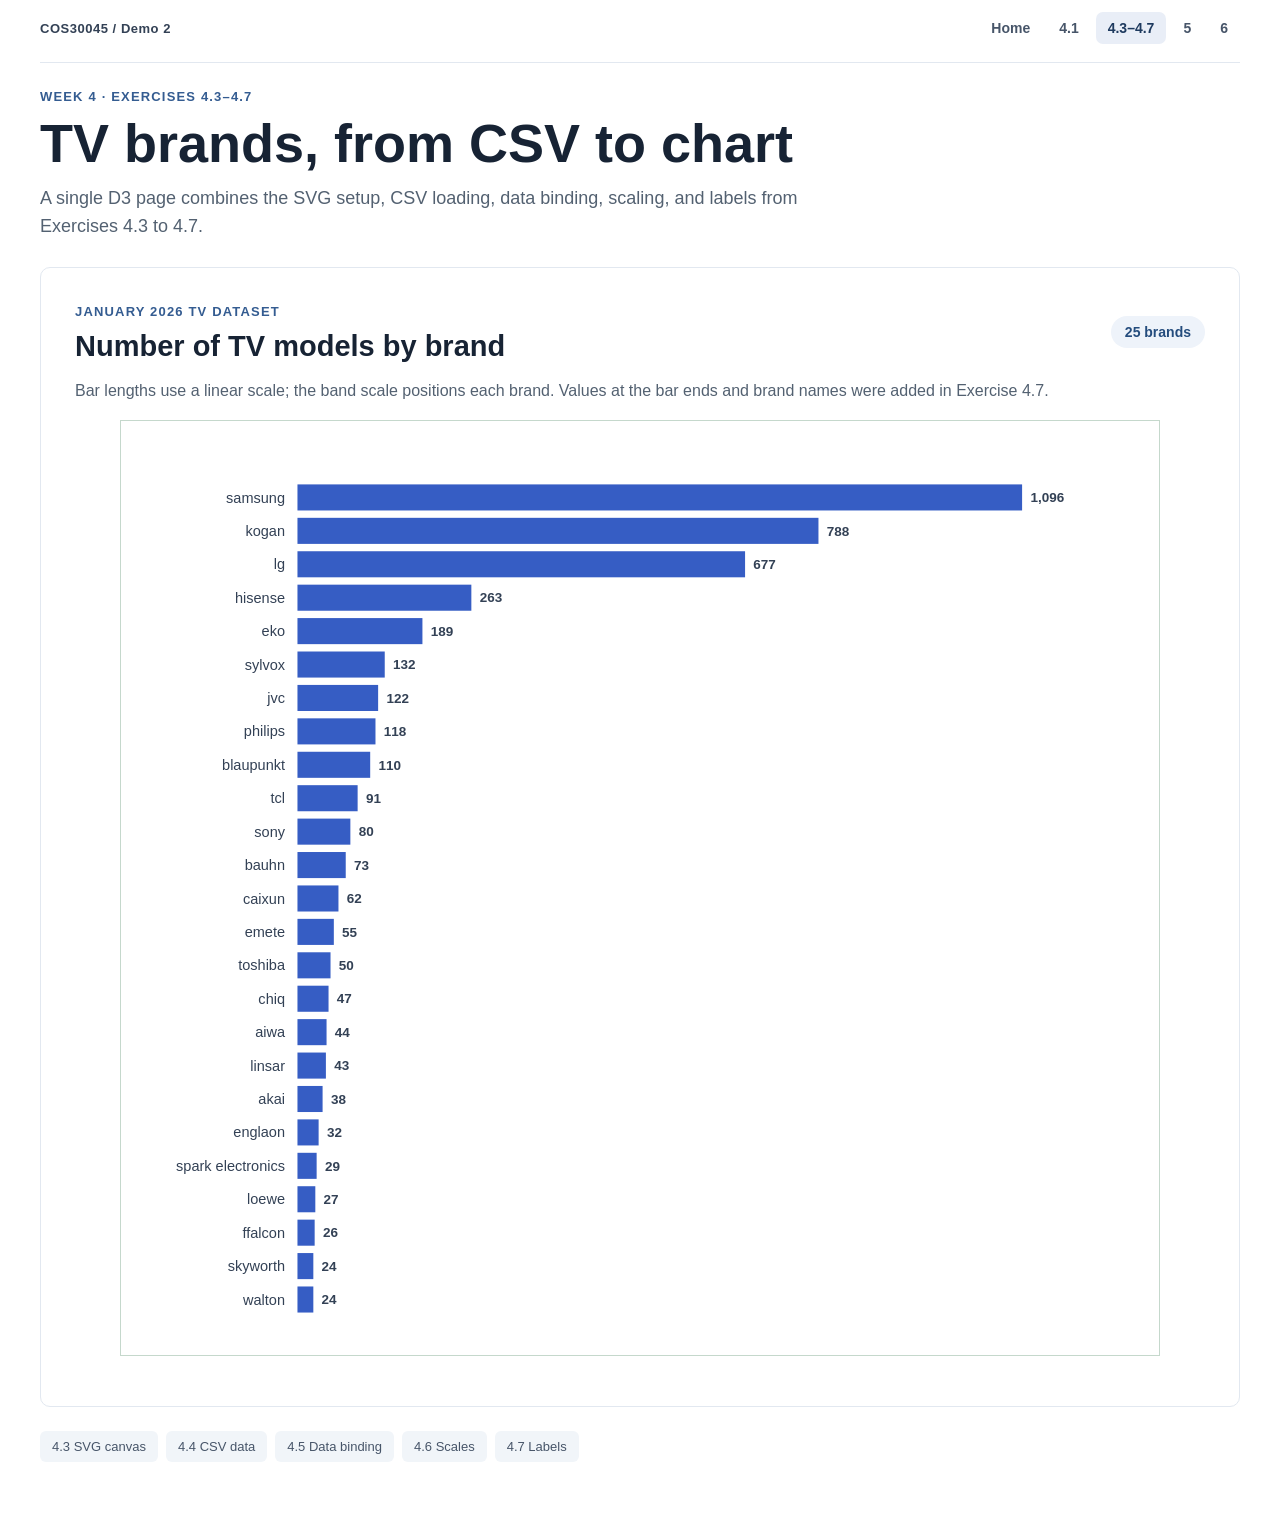
<file: index.html>
<!doctype html>
<html lang="en">

<head>
  <meta charset="utf-8">
  <meta name="viewport" content="width=device-width, initial-scale=1">
  <title>Exercises 4.3–4.7 · TV brand bar chart</title>
  <link rel="stylesheet" href="css/site.css">
  <script src="assets/d3.v7.min.js"></script>
  <script src="js/main.js" defer></script>
</head>

<body>
  <main class="shell">
    <nav class="site-nav" aria-label="Main navigation">
      <span class="site-brand">COS30045 / Demo 2</span>
      <div class="site-nav-links">
        <a href="hub.html">Home</a>
        <a href="../COS30045_Demo2_Exercise4.1/index.html">4.1</a>
        <a href="index.html" aria-current="page">4.3–4.7</a>
        <a href="../COS30045_Demo2_Exercise5/index.html">5</a>
        <a href="../COS30045_Demo2_Exercise6/index.html">6</a>
      </div>
    </nav>
    <header>
      <p class="eyebrow">Week 4 · Exercises 4.3–4.7</p>
      <h1>TV brands, from CSV to chart</h1>
      <p class="lead">A single D3 page combines the SVG setup, CSV loading, data binding, scaling, and labels from
        Exercises 4.3 to 4.7.</p>
    </header>
    <section class="card" aria-labelledby="chart-title">
      <div class="card-heading">
        <div>
          <p class="eyebrow">January 2026 TV dataset</p>
          <h2 id="chart-title">Number of TV models by brand</h2>
        </div>
        <span class="badge">25 brands</span>
      </div>
      <p>Bar lengths use a linear scale; the band scale positions each brand. Values at the bar ends and brand names
        were added in Exercise 4.7.</p>
      <div class="responsive-svg-container"></div>
      <p id="status" class="status" role="status"></p>
    </section>
    <section class="steps" aria-label="Exercise stages">
      <span>4.3 SVG canvas</span>
      <span>4.4 CSV data</span>
      <span>4.5 Data binding</span>
      <span>4.6 Scales</span>
      <span>4.7 Labels</span>
    </section>
  </main>
</body>

</html>
</file>
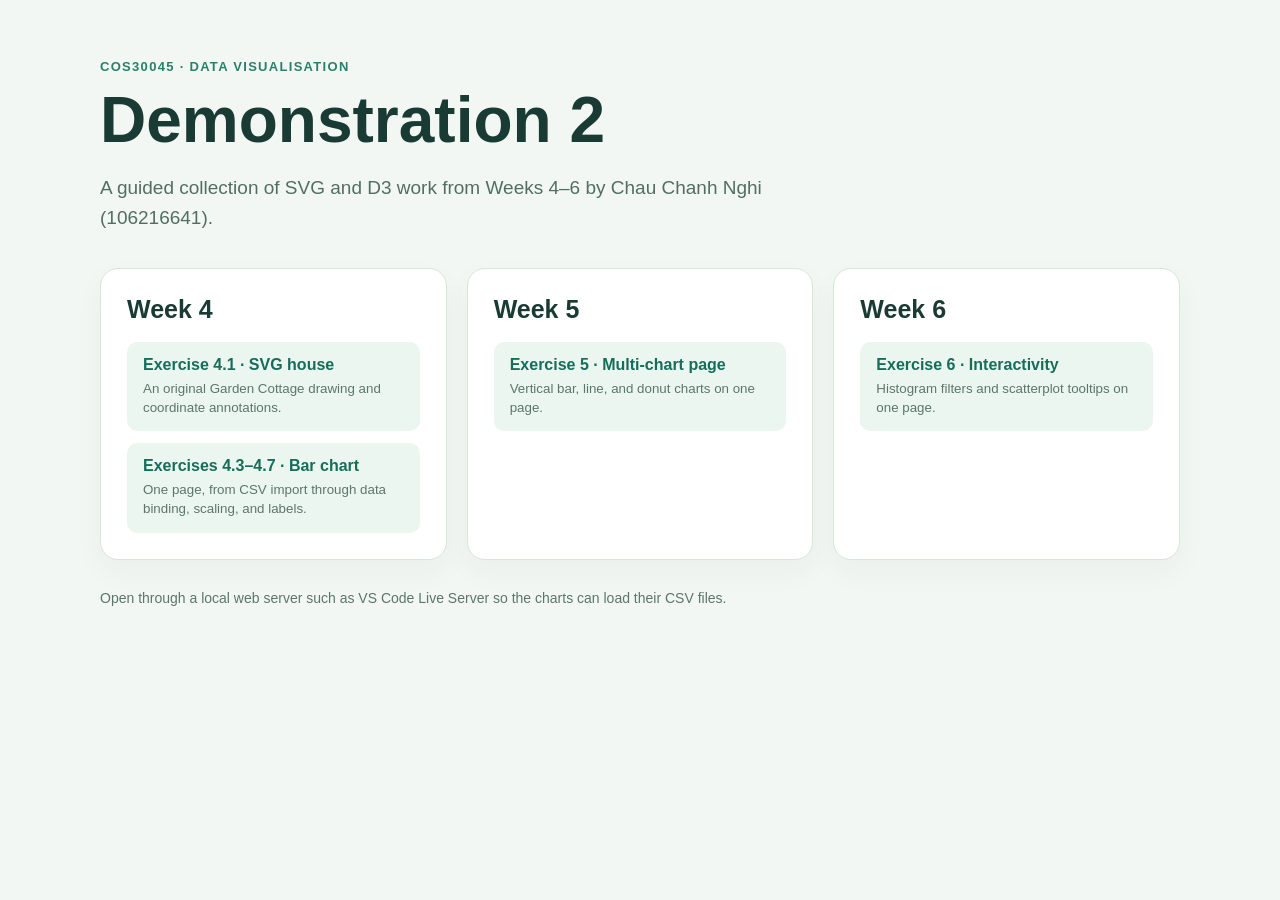
<file: website-hub/index.html>
<!doctype html>
<html lang="en">
<head>
  <meta charset="utf-8">
  <meta name="viewport" content="width=device-width, initial-scale=1">
  <title>COS30045 · Demonstration 2</title>
  <style>
    :root { font-family: Arial, sans-serif; color: #193b34; background: #f3f7f3; }
    * { box-sizing: border-box; }
    body { margin: 0; }
    main { width: min(100% - 32px, 1080px); margin: 0 auto; padding: 46px 0 70px; }
    .eyebrow { color: #29816b; font-size: 13px; font-weight: 700; letter-spacing: .1em; text-transform: uppercase; }
    h1 { margin: 12px 0; font-size: clamp(36px, 6vw, 64px); line-height: 1.05; }
    .lead { max-width: 730px; color: #526e63; font-size: 19px; line-height: 1.55; }
    .weeks { display: grid; grid-template-columns: repeat(auto-fit, minmax(260px, 1fr)); gap: 20px; margin-top: 36px; }
    section { padding: 26px; border: 1px solid #d5e6db; border-radius: 18px; background: white; box-shadow: 0 12px 30px #193b340a; }
    h2 { margin: 0 0 18px; font-size: 25px; }
    ul { list-style: none; padding: 0; margin: 0; }
    li + li { margin-top: 12px; }
    a { color: #166d5a; }
    section a { display: block; padding: 14px 16px; border-radius: 10px; background: #ecf6f0; font-weight: 700; text-decoration: none; }
    section a:hover, section a:focus-visible { background: #d8eee2; text-decoration: underline; }
    small { display: block; margin-top: 6px; color: #5c766b; font-weight: 400; line-height: 1.4; }
    footer { margin-top: 30px; color: #5c766b; font-size: 14px; }
  </style>
</head>
<body>
  <main>
    <p class="eyebrow">COS30045 · Data Visualisation</p>
    <h1>Demonstration 2</h1>
    <p class="lead">A guided collection of SVG and D3 work from Weeks 4–6 by Chau Chanh Nghi (106216641).</p>
    <div class="weeks">
      <section aria-labelledby="week4">
        <h2 id="week4">Week 4</h2>
        <ul>
          <li><a href="../exercise-4-1/index.html">Exercise 4.1 · SVG house<small>An original Garden Cottage drawing and coordinate annotations.</small></a></li>
          <li><a href="../exercise-4.3-4.7/index.html">Exercises 4.3–4.7 · Bar chart<small>One page, from CSV import through data binding, scaling, and labels.</small></a></li>
        </ul>
      </section>
      <section aria-labelledby="week5">
        <h2 id="week5">Week 5</h2>
        <ul>
          <li><a href="../exercise-5/index.html">Exercise 5 · Multi-chart page<small>Vertical bar, line, and donut charts on one page.</small></a></li>
        </ul>
      </section>
      <section aria-labelledby="week6">
        <h2 id="week6">Week 6</h2>
        <ul>
          <li><a href="../exercise-6/index.html">Exercise 6 · Interactivity<small>Histogram filters and scatterplot tooltips on one page.</small></a></li>
        </ul>
      </section>
    </div>
    <footer>Open through a local web server such as VS Code Live Server so the charts can load their CSV files.</footer>
  </main>
</body>
</html>
</file>
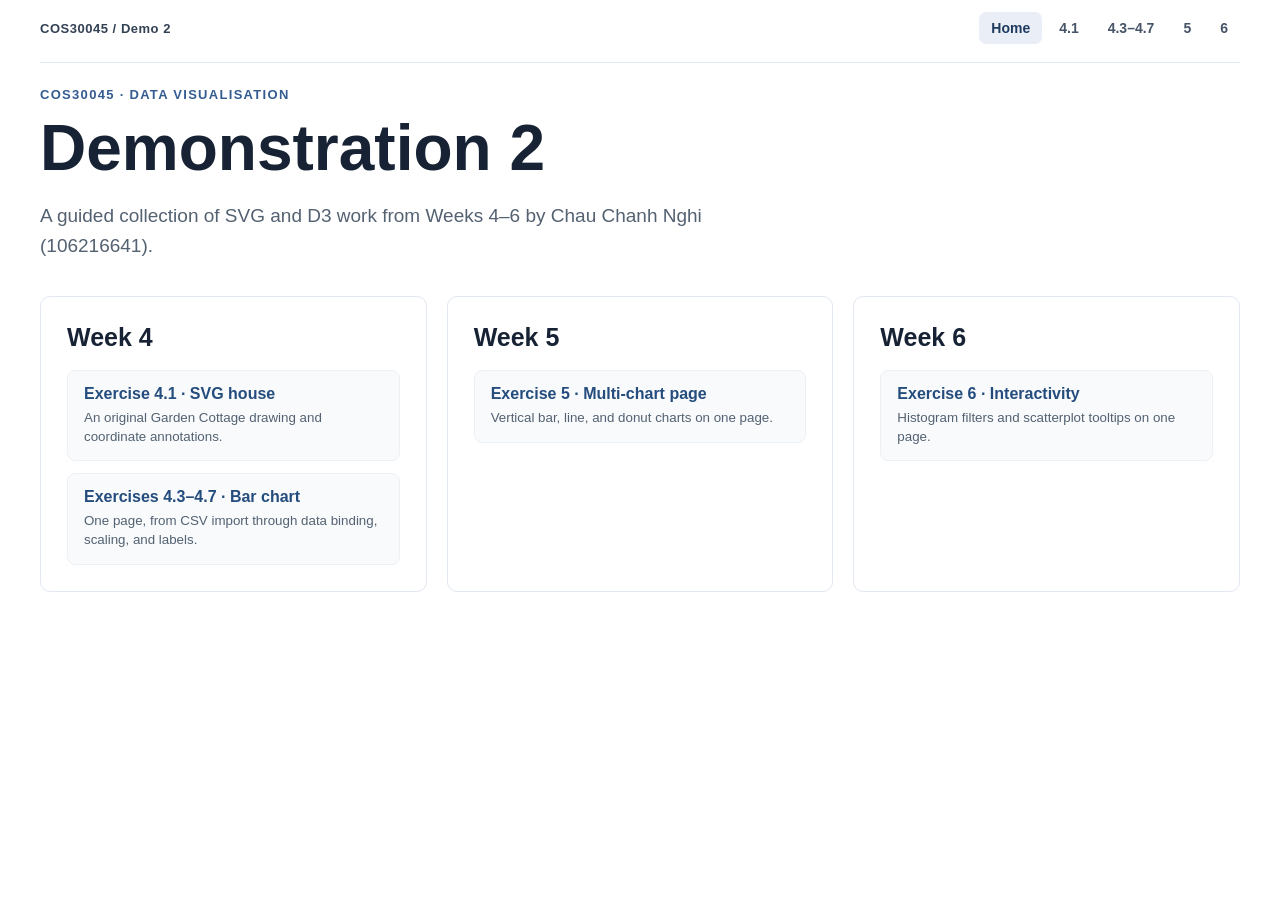
<file: hub.html>
<!doctype html>
<html lang="en">

<head>
  <meta charset="utf-8">
  <meta name="viewport" content="width=device-width, initial-scale=1">
  <title>COS30045 · Demonstration 2</title>
  <link rel="stylesheet" href="css/hub.css">
</head>

<body>
  <main>
    <nav class="site-nav" aria-label="Main navigation">
      <span class="site-brand">COS30045 / Demo 2</span>
      <div class="site-nav-links">
        <a href="../COS30045_Demo2_Exercise4.3_4.7/hub.html" aria-current="page">Home</a>
        <a href="../COS30045_Demo2_Exercise4.1/index.html">4.1</a>
        <a href="../COS30045_Demo2_Exercise4.3_4.7/index.html">4.3–4.7</a>
        <a href="../COS30045_Demo2_Exercise5/index.html">5</a>
        <a href="../COS30045_Demo2_Exercise6/index.html">6</a>
      </div>
    </nav>
    <p class="eyebrow">COS30045 · Data Visualisation</p>
    <h1>Demonstration 2</h1>
    <p class="lead">A guided collection of SVG and D3 work from Weeks 4–6 by Chau Chanh Nghi (106216641).</p>
    <div class="weeks">
      <section aria-labelledby="week4">
        <h2 id="week4">Week 4</h2>
        <ul>
          <li><a href="../COS30045_Demo2_Exercise4.1/index.html">Exercise 4.1 · SVG house<small>An original
                Garden Cottage drawing and coordinate annotations.</small></a></li>
          <li><a href="index.html">Exercises 4.3–4.7 · Bar chart<small>One page, from CSV import through data binding,
                scaling, and labels.</small></a></li>
        </ul>
      </section>
      <section aria-labelledby="week5">
        <h2 id="week5">Week 5</h2>
        <ul>
          <li><a href="../COS30045_Demo2_Exercise5/index.html">Exercise 5 · Multi-chart page<small>Vertical
                bar, line, and donut charts on one page.</small></a></li>
        </ul>
      </section>
      <section aria-labelledby="week6">
        <h2 id="week6">Week 6</h2>
        <ul>
          <li><a href="../COS30045_Demo2_Exercise6/index.html">Exercise 6 · Interactivity<small>Histogram
                filters and scatterplot tooltips on one page.</small></a></li>
        </ul>
      </section>
    </div>
  </main>
</body>

</html>
</file>
<file: css/site.css>
:root {
    font-family: Arial, sans-serif;
    color: #173a35;
    background: #f4f7f4;
}

* {
    box-sizing: border-box;
}

body {
    margin: 0;
}

a {
    color: #17675a;
}

.shell {
    width: min(100% - 32px, 1120px);
    margin: 0 auto;
    padding: 26px 0 72px;
}

.eyebrow {
    margin: 0 0 8px;
    color: #277364;
    font-size: 13px;
    font-weight: 700;
    letter-spacing: .09em;
    text-transform: uppercase;
}

h1 {
    margin: 0 0 12px;
    font-size: clamp(34px, 5vw, 54px);
    line-height: 1.07;
}

h2 {
    margin: 0;
    font-size: clamp(22px, 3vw, 29px);
}

p {
    line-height: 1.55;
}

.lead {
    max-width: 820px;
    margin: 0 0 26px;
    color: #526d64;
    font-size: 18px;
}

.card {
    padding: clamp(18px, 3vw, 34px);
    border: 1px solid #d8e5de;
    border-radius: 18px;
    background: white;
    box-shadow: 0 12px 28px #173a350a;
}

.card>p {
    color: #536e65;
}

.card-heading {
    display: flex;
    align-items: center;
    justify-content: space-between;
    gap: 16px;
    flex-wrap: wrap;
}

.badge {
    padding: 8px 14px;
    border-radius: 999px;
    background: #e1f2e8;
    color: #21745c;
    font-size: 14px;
    font-weight: 700;
}

.responsive-svg-container {
    width: 100%;
    max-width: 1040px;
    margin: 12px auto 0;
}

.responsive-svg-container svg {
    display: block;
    width: 100%;
    height: auto;
    border: 1px solid #c5d8cc;
}

.bar-label {
    fill: #38594d;
    font-size: 14px;
}

.bar-value {
    fill: #214f46;
    font-size: 13px;
    font-weight: 700;
}

.steps {
    display: flex;
    gap: 8px;
    flex-wrap: wrap;
    margin-top: 24px;
}

.steps span {
    padding: 8px 12px;
    border-radius: 999px;
    background: #e3eee8;
    color: #376658;
    font-size: 13px;
}

.status {
    color: #a43d31 !important;
}

@media (max-width: 650px) {
    .shell {
        width: min(100% - 18px, 1120px);
    }

    .card {
        padding: 14px;
    }
}

.site-nav {
    position: sticky;
    top: 0;
    z-index: 10;
    display: flex;
    align-items: center;
    justify-content: space-between;
    gap: 16px;
    flex-wrap: wrap;
    padding: 12px 0 18px;
    margin: 0 0 24px;
    border-bottom: 1px solid #e2e8f0;
    background: #fff;
}

.site-brand {
    font-size: 13px;
    font-weight: 750;
    color: #334155;
    letter-spacing: .04em;
    white-space: nowrap;
}

.site-nav-links {
    display: flex;
    align-items: center;
    gap: 5px;
    flex-wrap: wrap;
}

.site-nav-links a {
    display: inline-block;
    padding: 8px 12px;
    border-radius: 7px;
    color: #475569;
    font-size: 14px;
    font-weight: 600;
    text-decoration: none;
}

.site-nav-links a:hover,
.site-nav-links a:focus-visible {
    background: #f1f5f9;
    color: #1e3a5f;
}

.site-nav-links a[aria-current="page"] {
    background: #e9eef7;
    color: #1e3a5f;
}

@media (max-width: 600px) {
    .site-nav {
        align-items: flex-start;
    }

    .site-brand {
        width: 100%;
    }

    .site-nav-links {
        gap: 2px;
    }

    .site-nav-links a {
        padding: 7px 9px;
    }
}

:root {
    color: #172334;
    background: #ffffff;
}

a {
    color: #244c7d;
}

.shell {
    width: min(100% - 36px, 1200px);
    padding-top: 0;
}

.eyebrow {
    color: #345c91;
}

.lead,
.card>p {
    color: #536171;
}

.card {
    border: 1px solid #e2e8f0;
    border-radius: 10px;
    box-shadow: none;
}

.badge {
    background: #eef3fa;
    color: #244c7d;
}

.bar-label,
.bar-value {
    fill: #334155;
}

.steps span {
    background: #f1f5f9;
    color: #475569;
    border-radius: 6px;
}
</file>
<file: css/hub.css>
:root {
      font-family: Arial, sans-serif;
      color: #193b34;
      background: #f3f7f3;
    }

    * {
      box-sizing: border-box;
    }

    body {
      margin: 0;
    }

    main {
      width: min(100% - 32px, 1080px);
      margin: 0 auto;
      padding: 46px 0 70px;
    }

    .eyebrow {
      color: #29816b;
      font-size: 13px;
      font-weight: 700;
      letter-spacing: .1em;
      text-transform: uppercase;
    }

    h1 {
      margin: 12px 0;
      font-size: clamp(36px, 6vw, 64px);
      line-height: 1.05;
    }

    .lead {
      max-width: 730px;
      color: #526e63;
      font-size: 19px;
      line-height: 1.55;
    }

    .weeks {
      display: grid;
      grid-template-columns: repeat(auto-fit, minmax(260px, 1fr));
      gap: 20px;
      margin-top: 36px;
    }

    section {
      padding: 26px;
      border: 1px solid #d5e6db;
      border-radius: 18px;
      background: white;
      box-shadow: 0 12px 30px #193b340a;
    }

    h2 {
      margin: 0 0 18px;
      font-size: 25px;
    }

    ul {
      list-style: none;
      padding: 0;
      margin: 0;
    }

    li+li {
      margin-top: 12px;
    }

    a {
      color: #166d5a;
    }

    section a {
      display: block;
      padding: 14px 16px;
      border-radius: 10px;
      background: #ecf6f0;
      font-weight: 700;
      text-decoration: none;
    }

    section a:hover,
    section a:focus-visible {
      background: #d8eee2;
      text-decoration: underline;
    }

    small {
      display: block;
      margin-top: 6px;
      color: #5c766b;
      font-weight: 400;
      line-height: 1.4;
    }

    footer {
      margin-top: 30px;
      color: #5c766b;
      font-size: 14px;
    }

    .site-nav {
      position: sticky;
      top: 0;
      z-index: 10;
      display: flex;
      align-items: center;
      justify-content: space-between;
      gap: 16px;
      flex-wrap: wrap;
      padding: 12px 0 18px;
      margin: 0 0 24px;
      border-bottom: 1px solid #e2e8f0;
      background: #fff;
    }

    .site-brand {
      font-size: 13px;
      font-weight: 750;
      color: #334155;
      letter-spacing: .04em;
      white-space: nowrap;
    }

    .site-nav-links {
      display: flex;
      align-items: center;
      gap: 5px;
      flex-wrap: wrap;
    }

    .site-nav-links a {
      display: inline-block;
      padding: 8px 12px;
      border-radius: 7px;
      color: #475569;
      font-size: 14px;
      font-weight: 600;
      text-decoration: none;
    }

    .site-nav-links a:hover,
    .site-nav-links a:focus-visible {
      background: #f1f5f9;
      color: #1e3a5f;
    }

    .site-nav-links a[aria-current="page"] {
      background: #e9eef7;
      color: #1e3a5f;
    }

    @media (max-width: 600px) {
      .site-nav {
        align-items: flex-start;
      }

      .site-brand {
        width: 100%;
      }

      .site-nav-links {
        gap: 2px;
      }

      .site-nav-links a {
        padding: 7px 9px;
      }
    }

    :root {
      color: #172334;
      background: #ffffff;
    }

    main {
      width: min(100% - 36px, 1200px);
      padding: 0 0 60px;
    }

    .eyebrow {
      color: #345c91;
    }

    .lead,
    small,
    footer {
      color: #536171;
    }

    section {
      border: 1px solid #e2e8f0;
      border-radius: 10px;
      box-shadow: none;
    }

    section a {
      background: #f8fafc;
      color: #244c7d;
      border: 1px solid #edf1f5;
      border-radius: 8px;
    }

    section a:hover,
    section a:focus-visible {
      background: #eef3fa;
    }
</file>
